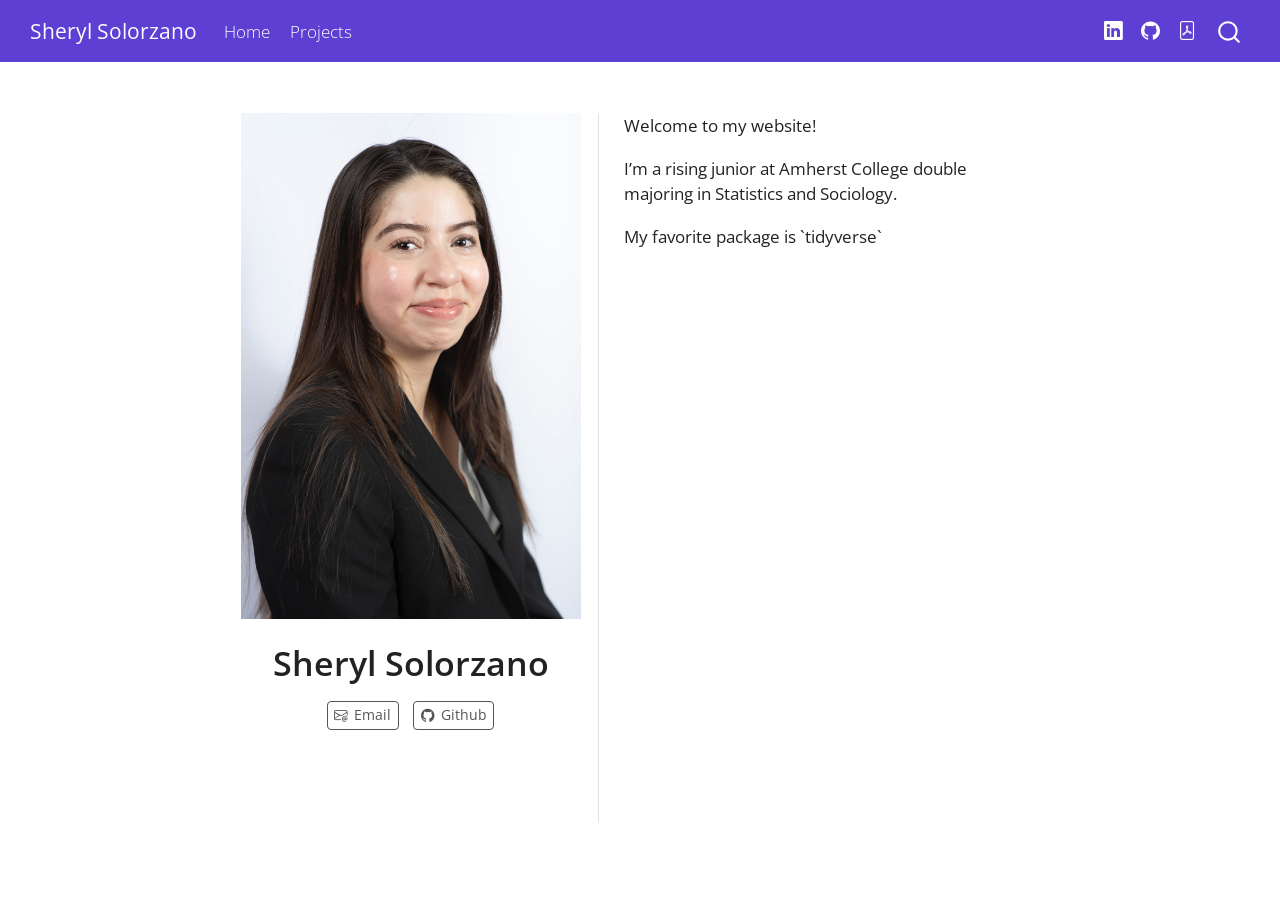
<file: index.html>
<!DOCTYPE html>
<html xmlns="http://www.w3.org/1999/xhtml" lang="en" xml:lang="en"><head>

<meta charset="utf-8">
<meta name="generator" content="quarto-1.7.32">

<meta name="viewport" content="width=device-width, initial-scale=1.0, user-scalable=yes">


<title>Sheryl Solorzano</title>
<style>
code{white-space: pre-wrap;}
span.smallcaps{font-variant: small-caps;}
div.columns{display: flex; gap: min(4vw, 1.5em);}
div.column{flex: auto; overflow-x: auto;}
div.hanging-indent{margin-left: 1.5em; text-indent: -1.5em;}
ul.task-list{list-style: none;}
ul.task-list li input[type="checkbox"] {
  width: 0.8em;
  margin: 0 0.8em 0.2em -1em; /* quarto-specific, see https://github.com/quarto-dev/quarto-cli/issues/4556 */ 
  vertical-align: middle;
}
</style>


<script src="site_libs/quarto-nav/quarto-nav.js"></script>
<script src="site_libs/quarto-nav/headroom.min.js"></script>
<script src="site_libs/clipboard/clipboard.min.js"></script>
<script src="site_libs/quarto-search/autocomplete.umd.js"></script>
<script src="site_libs/quarto-search/fuse.min.js"></script>
<script src="site_libs/quarto-search/quarto-search.js"></script>
<meta name="quarto:offset" content="./">
<script src="site_libs/quarto-html/quarto.js" type="module"></script>
<script src="site_libs/quarto-html/tabsets/tabsets.js" type="module"></script>
<script src="site_libs/quarto-html/popper.min.js"></script>
<script src="site_libs/quarto-html/tippy.umd.min.js"></script>
<link href="site_libs/quarto-html/tippy.css" rel="stylesheet">
<link href="site_libs/quarto-html/quarto-syntax-highlighting-37eea08aefeeee20ff55810ff984fec1.css" rel="stylesheet" id="quarto-text-highlighting-styles">
<script src="site_libs/bootstrap/bootstrap.min.js"></script>
<link href="site_libs/bootstrap/bootstrap-icons.css" rel="stylesheet">
<link href="site_libs/bootstrap/bootstrap-4552889f4caec427b7de78799c40d6fb.min.css" rel="stylesheet" append-hash="true" id="quarto-bootstrap" data-mode="light">
<script id="quarto-search-options" type="application/json">{
  "location": "navbar",
  "copy-button": false,
  "collapse-after": 3,
  "panel-placement": "end",
  "type": "overlay",
  "limit": 50,
  "keyboard-shortcut": [
    "f",
    "/",
    "s"
  ],
  "show-item-context": false,
  "language": {
    "search-no-results-text": "No results",
    "search-matching-documents-text": "matching documents",
    "search-copy-link-title": "Copy link to search",
    "search-hide-matches-text": "Hide additional matches",
    "search-more-match-text": "more match in this document",
    "search-more-matches-text": "more matches in this document",
    "search-clear-button-title": "Clear",
    "search-text-placeholder": "",
    "search-detached-cancel-button-title": "Cancel",
    "search-submit-button-title": "Submit",
    "search-label": "Search"
  }
}</script>


<link rel="stylesheet" href="styles.css">
</head>

<body class="nav-fixed fullcontent quarto-light">

<div id="quarto-search-results"></div>
  <header id="quarto-header" class="headroom fixed-top">
    <nav class="navbar navbar-expand-lg " data-bs-theme="dark">
      <div class="navbar-container container-fluid">
      <div class="navbar-brand-container mx-auto">
    <a class="navbar-brand" href="./index.html">
    <span class="navbar-title">Sheryl Solorzano</span>
    </a>
  </div>
            <div id="quarto-search" class="" title="Search"></div>
          <button class="navbar-toggler" type="button" data-bs-toggle="collapse" data-bs-target="#navbarCollapse" aria-controls="navbarCollapse" role="menu" aria-expanded="false" aria-label="Toggle navigation" onclick="if (window.quartoToggleHeadroom) { window.quartoToggleHeadroom(); }">
  <span class="navbar-toggler-icon"></span>
</button>
          <div class="collapse navbar-collapse" id="navbarCollapse">
            <ul class="navbar-nav navbar-nav-scroll me-auto">
  <li class="nav-item">
    <a class="nav-link active" href="./index.html" aria-current="page"> 
<span class="menu-text">Home</span></a>
  </li>  
  <li class="nav-item">
    <a class="nav-link" href="./projects.html"> 
<span class="menu-text">Projects</span></a>
  </li>  
</ul>
            <ul class="navbar-nav navbar-nav-scroll ms-auto">
  <li class="nav-item compact">
    <a class="nav-link" href="https://www.linkedin.com/in/sheryl-solorzano-sherylslz/" target="blank"> <i class="bi bi-linkedin" role="img">
</i> 
<span class="menu-text"></span></a>
  </li>  
  <li class="nav-item compact">
    <a class="nav-link" href="https://github.com/" target="blank"> <i class="bi bi-github" role="img">
</i> 
<span class="menu-text"></span></a>
  </li>  
  <li class="nav-item compact">
    <a class="nav-link" href="./assets/Sheryl_Solorzano’s_Resume.pdf"> <i class="bi bi-file-pdf" role="img">
</i> 
<span class="menu-text"></span></a>
  </li>  
</ul>
          </div> <!-- /navcollapse -->
            <div class="quarto-navbar-tools">
</div>
      </div> <!-- /container-fluid -->
    </nav>
</header>
<!-- content -->
<div id="quarto-content" class="quarto-container page-columns page-rows-contents page-layout-article page-navbar">
<!-- sidebar -->
<!-- margin-sidebar -->
    
<!-- main -->
<div class="quarto-about-trestles">
  <div class="about-entity">
    <img src="assets/Professional_Headshot.jpg" class="about-image
  rectangle " style="width: 20em;">
<header id="title-block-header" class="quarto-title-block default">
<div class="quarto-title">
<h1 class="title">Sheryl Solorzano</h1>
</div>
<div class="quarto-title-meta">
  </div>
</header>
    <div class="about-links">
  <a href="mailto:sherylslz46@gmail.com" class="about-link" rel="" target="">
    <i class="bi bi-envelope-at"></i>
     <span class="about-link-text">Email</span>
  </a>
  <a href="https://github.com" class="about-link" rel="" target="">
    <i class="bi bi-github"></i>
     <span class="about-link-text">Github</span>
  </a>
</div>
  </div>
  <div class="about-contents"><main class="content" id="quarto-document-content">
<p>Welcome to my website!</p>
<p>I’m a rising junior at Amherst College double majoring in Statistics and Sociology.</p>
<p>My favorite package is `tidyverse`</p>


</main></div>
</div>
 <!-- /main -->
<script id="quarto-html-after-body" type="application/javascript">
  window.document.addEventListener("DOMContentLoaded", function (event) {
    const isCodeAnnotation = (el) => {
      for (const clz of el.classList) {
        if (clz.startsWith('code-annotation-')) {                     
          return true;
        }
      }
      return false;
    }
    const onCopySuccess = function(e) {
      // button target
      const button = e.trigger;
      // don't keep focus
      button.blur();
      // flash "checked"
      button.classList.add('code-copy-button-checked');
      var currentTitle = button.getAttribute("title");
      button.setAttribute("title", "Copied!");
      let tooltip;
      if (window.bootstrap) {
        button.setAttribute("data-bs-toggle", "tooltip");
        button.setAttribute("data-bs-placement", "left");
        button.setAttribute("data-bs-title", "Copied!");
        tooltip = new bootstrap.Tooltip(button, 
          { trigger: "manual", 
            customClass: "code-copy-button-tooltip",
            offset: [0, -8]});
        tooltip.show();    
      }
      setTimeout(function() {
        if (tooltip) {
          tooltip.hide();
          button.removeAttribute("data-bs-title");
          button.removeAttribute("data-bs-toggle");
          button.removeAttribute("data-bs-placement");
        }
        button.setAttribute("title", currentTitle);
        button.classList.remove('code-copy-button-checked');
      }, 1000);
      // clear code selection
      e.clearSelection();
    }
    const getTextToCopy = function(trigger) {
        const codeEl = trigger.previousElementSibling.cloneNode(true);
        for (const childEl of codeEl.children) {
          if (isCodeAnnotation(childEl)) {
            childEl.remove();
          }
        }
        return codeEl.innerText;
    }
    const clipboard = new window.ClipboardJS('.code-copy-button:not([data-in-quarto-modal])', {
      text: getTextToCopy
    });
    clipboard.on('success', onCopySuccess);
    if (window.document.getElementById('quarto-embedded-source-code-modal')) {
      const clipboardModal = new window.ClipboardJS('.code-copy-button[data-in-quarto-modal]', {
        text: getTextToCopy,
        container: window.document.getElementById('quarto-embedded-source-code-modal')
      });
      clipboardModal.on('success', onCopySuccess);
    }
      var localhostRegex = new RegExp(/^(?:http|https):\/\/localhost\:?[0-9]*\//);
      var mailtoRegex = new RegExp(/^mailto:/);
        var filterRegex = new RegExp("https:\/\/sherylslz\.github\.io\/");
      var isInternal = (href) => {
          return filterRegex.test(href) || localhostRegex.test(href) || mailtoRegex.test(href);
      }
      // Inspect non-navigation links and adorn them if external
     var links = window.document.querySelectorAll('a[href]:not(.nav-link):not(.navbar-brand):not(.toc-action):not(.sidebar-link):not(.sidebar-item-toggle):not(.pagination-link):not(.no-external):not([aria-hidden]):not(.dropdown-item):not(.quarto-navigation-tool):not(.about-link)');
      for (var i=0; i<links.length; i++) {
        const link = links[i];
        if (!isInternal(link.href)) {
          // undo the damage that might have been done by quarto-nav.js in the case of
          // links that we want to consider external
          if (link.dataset.originalHref !== undefined) {
            link.href = link.dataset.originalHref;
          }
        }
      }
    function tippyHover(el, contentFn, onTriggerFn, onUntriggerFn) {
      const config = {
        allowHTML: true,
        maxWidth: 500,
        delay: 100,
        arrow: false,
        appendTo: function(el) {
            return el.parentElement;
        },
        interactive: true,
        interactiveBorder: 10,
        theme: 'quarto',
        placement: 'bottom-start',
      };
      if (contentFn) {
        config.content = contentFn;
      }
      if (onTriggerFn) {
        config.onTrigger = onTriggerFn;
      }
      if (onUntriggerFn) {
        config.onUntrigger = onUntriggerFn;
      }
      window.tippy(el, config); 
    }
    const noterefs = window.document.querySelectorAll('a[role="doc-noteref"]');
    for (var i=0; i<noterefs.length; i++) {
      const ref = noterefs[i];
      tippyHover(ref, function() {
        // use id or data attribute instead here
        let href = ref.getAttribute('data-footnote-href') || ref.getAttribute('href');
        try { href = new URL(href).hash; } catch {}
        const id = href.replace(/^#\/?/, "");
        const note = window.document.getElementById(id);
        if (note) {
          return note.innerHTML;
        } else {
          return "";
        }
      });
    }
    const xrefs = window.document.querySelectorAll('a.quarto-xref');
    const processXRef = (id, note) => {
      // Strip column container classes
      const stripColumnClz = (el) => {
        el.classList.remove("page-full", "page-columns");
        if (el.children) {
          for (const child of el.children) {
            stripColumnClz(child);
          }
        }
      }
      stripColumnClz(note)
      if (id === null || id.startsWith('sec-')) {
        // Special case sections, only their first couple elements
        const container = document.createElement("div");
        if (note.children && note.children.length > 2) {
          container.appendChild(note.children[0].cloneNode(true));
          for (let i = 1; i < note.children.length; i++) {
            const child = note.children[i];
            if (child.tagName === "P" && child.innerText === "") {
              continue;
            } else {
              container.appendChild(child.cloneNode(true));
              break;
            }
          }
          if (window.Quarto?.typesetMath) {
            window.Quarto.typesetMath(container);
          }
          return container.innerHTML
        } else {
          if (window.Quarto?.typesetMath) {
            window.Quarto.typesetMath(note);
          }
          return note.innerHTML;
        }
      } else {
        // Remove any anchor links if they are present
        const anchorLink = note.querySelector('a.anchorjs-link');
        if (anchorLink) {
          anchorLink.remove();
        }
        if (window.Quarto?.typesetMath) {
          window.Quarto.typesetMath(note);
        }
        if (note.classList.contains("callout")) {
          return note.outerHTML;
        } else {
          return note.innerHTML;
        }
      }
    }
    for (var i=0; i<xrefs.length; i++) {
      const xref = xrefs[i];
      tippyHover(xref, undefined, function(instance) {
        instance.disable();
        let url = xref.getAttribute('href');
        let hash = undefined; 
        if (url.startsWith('#')) {
          hash = url;
        } else {
          try { hash = new URL(url).hash; } catch {}
        }
        if (hash) {
          const id = hash.replace(/^#\/?/, "");
          const note = window.document.getElementById(id);
          if (note !== null) {
            try {
              const html = processXRef(id, note.cloneNode(true));
              instance.setContent(html);
            } finally {
              instance.enable();
              instance.show();
            }
          } else {
            // See if we can fetch this
            fetch(url.split('#')[0])
            .then(res => res.text())
            .then(html => {
              const parser = new DOMParser();
              const htmlDoc = parser.parseFromString(html, "text/html");
              const note = htmlDoc.getElementById(id);
              if (note !== null) {
                const html = processXRef(id, note);
                instance.setContent(html);
              } 
            }).finally(() => {
              instance.enable();
              instance.show();
            });
          }
        } else {
          // See if we can fetch a full url (with no hash to target)
          // This is a special case and we should probably do some content thinning / targeting
          fetch(url)
          .then(res => res.text())
          .then(html => {
            const parser = new DOMParser();
            const htmlDoc = parser.parseFromString(html, "text/html");
            const note = htmlDoc.querySelector('main.content');
            if (note !== null) {
              // This should only happen for chapter cross references
              // (since there is no id in the URL)
              // remove the first header
              if (note.children.length > 0 && note.children[0].tagName === "HEADER") {
                note.children[0].remove();
              }
              const html = processXRef(null, note);
              instance.setContent(html);
            } 
          }).finally(() => {
            instance.enable();
            instance.show();
          });
        }
      }, function(instance) {
      });
    }
        let selectedAnnoteEl;
        const selectorForAnnotation = ( cell, annotation) => {
          let cellAttr = 'data-code-cell="' + cell + '"';
          let lineAttr = 'data-code-annotation="' +  annotation + '"';
          const selector = 'span[' + cellAttr + '][' + lineAttr + ']';
          return selector;
        }
        const selectCodeLines = (annoteEl) => {
          const doc = window.document;
          const targetCell = annoteEl.getAttribute("data-target-cell");
          const targetAnnotation = annoteEl.getAttribute("data-target-annotation");
          const annoteSpan = window.document.querySelector(selectorForAnnotation(targetCell, targetAnnotation));
          const lines = annoteSpan.getAttribute("data-code-lines").split(",");
          const lineIds = lines.map((line) => {
            return targetCell + "-" + line;
          })
          let top = null;
          let height = null;
          let parent = null;
          if (lineIds.length > 0) {
              //compute the position of the single el (top and bottom and make a div)
              const el = window.document.getElementById(lineIds[0]);
              top = el.offsetTop;
              height = el.offsetHeight;
              parent = el.parentElement.parentElement;
            if (lineIds.length > 1) {
              const lastEl = window.document.getElementById(lineIds[lineIds.length - 1]);
              const bottom = lastEl.offsetTop + lastEl.offsetHeight;
              height = bottom - top;
            }
            if (top !== null && height !== null && parent !== null) {
              // cook up a div (if necessary) and position it 
              let div = window.document.getElementById("code-annotation-line-highlight");
              if (div === null) {
                div = window.document.createElement("div");
                div.setAttribute("id", "code-annotation-line-highlight");
                div.style.position = 'absolute';
                parent.appendChild(div);
              }
              div.style.top = top - 2 + "px";
              div.style.height = height + 4 + "px";
              div.style.left = 0;
              let gutterDiv = window.document.getElementById("code-annotation-line-highlight-gutter");
              if (gutterDiv === null) {
                gutterDiv = window.document.createElement("div");
                gutterDiv.setAttribute("id", "code-annotation-line-highlight-gutter");
                gutterDiv.style.position = 'absolute';
                const codeCell = window.document.getElementById(targetCell);
                const gutter = codeCell.querySelector('.code-annotation-gutter');
                gutter.appendChild(gutterDiv);
              }
              gutterDiv.style.top = top - 2 + "px";
              gutterDiv.style.height = height + 4 + "px";
            }
            selectedAnnoteEl = annoteEl;
          }
        };
        const unselectCodeLines = () => {
          const elementsIds = ["code-annotation-line-highlight", "code-annotation-line-highlight-gutter"];
          elementsIds.forEach((elId) => {
            const div = window.document.getElementById(elId);
            if (div) {
              div.remove();
            }
          });
          selectedAnnoteEl = undefined;
        };
          // Handle positioning of the toggle
      window.addEventListener(
        "resize",
        throttle(() => {
          elRect = undefined;
          if (selectedAnnoteEl) {
            selectCodeLines(selectedAnnoteEl);
          }
        }, 10)
      );
      function throttle(fn, ms) {
      let throttle = false;
      let timer;
        return (...args) => {
          if(!throttle) { // first call gets through
              fn.apply(this, args);
              throttle = true;
          } else { // all the others get throttled
              if(timer) clearTimeout(timer); // cancel #2
              timer = setTimeout(() => {
                fn.apply(this, args);
                timer = throttle = false;
              }, ms);
          }
        };
      }
        // Attach click handler to the DT
        const annoteDls = window.document.querySelectorAll('dt[data-target-cell]');
        for (const annoteDlNode of annoteDls) {
          annoteDlNode.addEventListener('click', (event) => {
            const clickedEl = event.target;
            if (clickedEl !== selectedAnnoteEl) {
              unselectCodeLines();
              const activeEl = window.document.querySelector('dt[data-target-cell].code-annotation-active');
              if (activeEl) {
                activeEl.classList.remove('code-annotation-active');
              }
              selectCodeLines(clickedEl);
              clickedEl.classList.add('code-annotation-active');
            } else {
              // Unselect the line
              unselectCodeLines();
              clickedEl.classList.remove('code-annotation-active');
            }
          });
        }
    const findCites = (el) => {
      const parentEl = el.parentElement;
      if (parentEl) {
        const cites = parentEl.dataset.cites;
        if (cites) {
          return {
            el,
            cites: cites.split(' ')
          };
        } else {
          return findCites(el.parentElement)
        }
      } else {
        return undefined;
      }
    };
    var bibliorefs = window.document.querySelectorAll('a[role="doc-biblioref"]');
    for (var i=0; i<bibliorefs.length; i++) {
      const ref = bibliorefs[i];
      const citeInfo = findCites(ref);
      if (citeInfo) {
        tippyHover(citeInfo.el, function() {
          var popup = window.document.createElement('div');
          citeInfo.cites.forEach(function(cite) {
            var citeDiv = window.document.createElement('div');
            citeDiv.classList.add('hanging-indent');
            citeDiv.classList.add('csl-entry');
            var biblioDiv = window.document.getElementById('ref-' + cite);
            if (biblioDiv) {
              citeDiv.innerHTML = biblioDiv.innerHTML;
            }
            popup.appendChild(citeDiv);
          });
          return popup.innerHTML;
        });
      }
    }
  });
  </script>
</div> <!-- /content -->




</body></html>
</file>
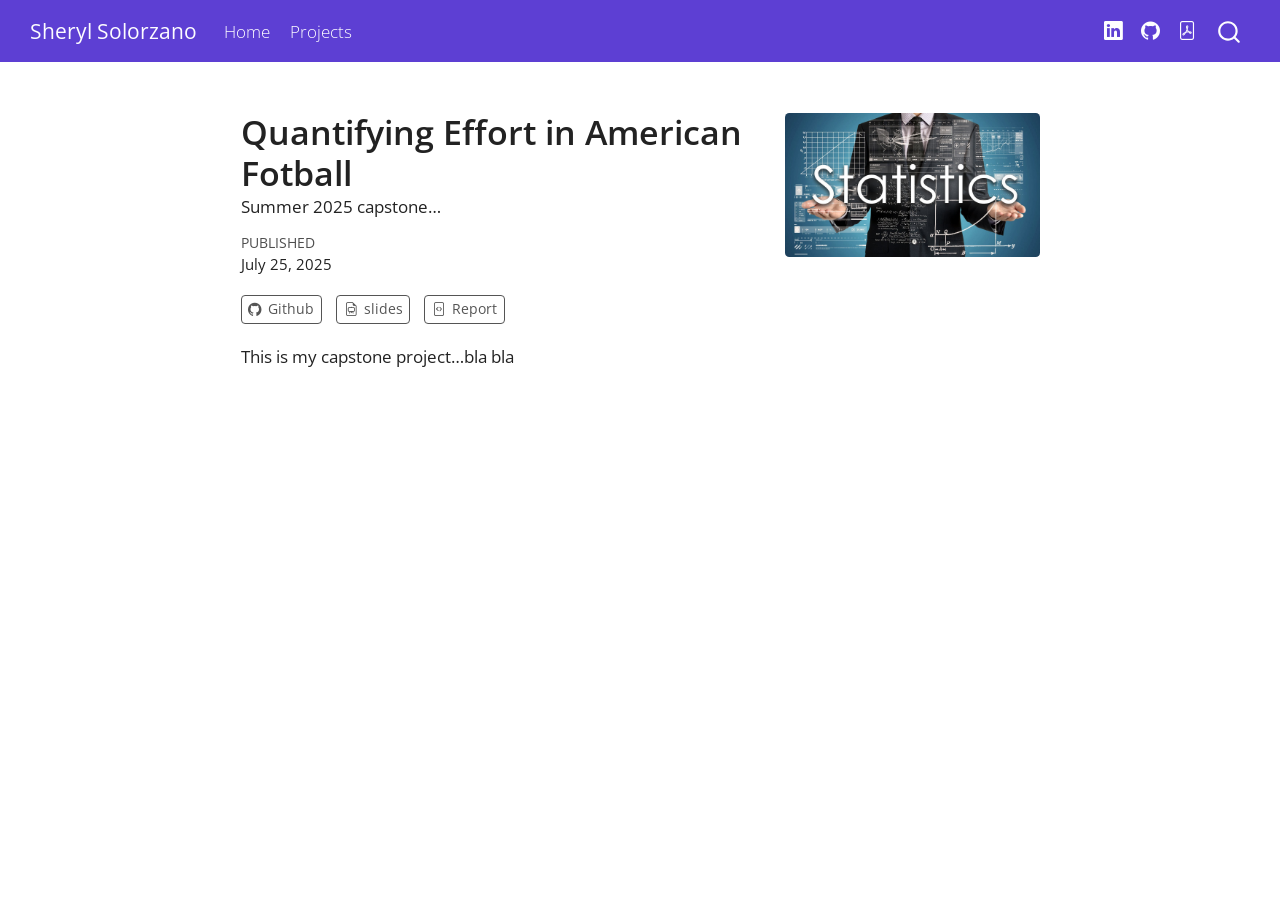
<file: projects/capstone/capstone.html>
<!DOCTYPE html>
<html xmlns="http://www.w3.org/1999/xhtml" lang="en" xml:lang="en"><head>

<meta charset="utf-8">
<meta name="generator" content="quarto-1.7.32">

<meta name="viewport" content="width=device-width, initial-scale=1.0, user-scalable=yes">

<meta name="dcterms.date" content="2025-07-25">
<meta name="description" content="Summer 2025 capstone…">

<title>Quantifying Effort in American Fotball – Sheryl Solorzano</title>
<style>
code{white-space: pre-wrap;}
span.smallcaps{font-variant: small-caps;}
div.columns{display: flex; gap: min(4vw, 1.5em);}
div.column{flex: auto; overflow-x: auto;}
div.hanging-indent{margin-left: 1.5em; text-indent: -1.5em;}
ul.task-list{list-style: none;}
ul.task-list li input[type="checkbox"] {
  width: 0.8em;
  margin: 0 0.8em 0.2em -1em; /* quarto-specific, see https://github.com/quarto-dev/quarto-cli/issues/4556 */ 
  vertical-align: middle;
}
</style>


<script src="../../site_libs/quarto-nav/quarto-nav.js"></script>
<script src="../../site_libs/quarto-nav/headroom.min.js"></script>
<script src="../../site_libs/clipboard/clipboard.min.js"></script>
<script src="../../site_libs/quarto-search/autocomplete.umd.js"></script>
<script src="../../site_libs/quarto-search/fuse.min.js"></script>
<script src="../../site_libs/quarto-search/quarto-search.js"></script>
<meta name="quarto:offset" content="../../">
<script src="../../site_libs/quarto-html/quarto.js" type="module"></script>
<script src="../../site_libs/quarto-html/tabsets/tabsets.js" type="module"></script>
<script src="../../site_libs/quarto-html/popper.min.js"></script>
<script src="../../site_libs/quarto-html/tippy.umd.min.js"></script>
<link href="../../site_libs/quarto-html/tippy.css" rel="stylesheet">
<link href="../../site_libs/quarto-html/quarto-syntax-highlighting-37eea08aefeeee20ff55810ff984fec1.css" rel="stylesheet" id="quarto-text-highlighting-styles">
<script src="../../site_libs/bootstrap/bootstrap.min.js"></script>
<link href="../../site_libs/bootstrap/bootstrap-icons.css" rel="stylesheet">
<link href="../../site_libs/bootstrap/bootstrap-4552889f4caec427b7de78799c40d6fb.min.css" rel="stylesheet" append-hash="true" id="quarto-bootstrap" data-mode="light">
<script id="quarto-search-options" type="application/json">{
  "location": "navbar",
  "copy-button": false,
  "collapse-after": 3,
  "panel-placement": "end",
  "type": "overlay",
  "limit": 50,
  "keyboard-shortcut": [
    "f",
    "/",
    "s"
  ],
  "show-item-context": false,
  "language": {
    "search-no-results-text": "No results",
    "search-matching-documents-text": "matching documents",
    "search-copy-link-title": "Copy link to search",
    "search-hide-matches-text": "Hide additional matches",
    "search-more-match-text": "more match in this document",
    "search-more-matches-text": "more matches in this document",
    "search-clear-button-title": "Clear",
    "search-text-placeholder": "",
    "search-detached-cancel-button-title": "Cancel",
    "search-submit-button-title": "Submit",
    "search-label": "Search"
  }
}</script>


<link rel="stylesheet" href="../../styles.css">
</head>

<body class="nav-fixed fullcontent quarto-light">

<div id="quarto-search-results"></div>
  <header id="quarto-header" class="headroom fixed-top">
    <nav class="navbar navbar-expand-lg " data-bs-theme="dark">
      <div class="navbar-container container-fluid">
      <div class="navbar-brand-container mx-auto">
    <a class="navbar-brand" href="../../index.html">
    <span class="navbar-title">Sheryl Solorzano</span>
    </a>
  </div>
            <div id="quarto-search" class="" title="Search"></div>
          <button class="navbar-toggler" type="button" data-bs-toggle="collapse" data-bs-target="#navbarCollapse" aria-controls="navbarCollapse" role="menu" aria-expanded="false" aria-label="Toggle navigation" onclick="if (window.quartoToggleHeadroom) { window.quartoToggleHeadroom(); }">
  <span class="navbar-toggler-icon"></span>
</button>
          <div class="collapse navbar-collapse" id="navbarCollapse">
            <ul class="navbar-nav navbar-nav-scroll me-auto">
  <li class="nav-item">
    <a class="nav-link" href="../../index.html"> 
<span class="menu-text">Home</span></a>
  </li>  
  <li class="nav-item">
    <a class="nav-link" href="../../projects.html"> 
<span class="menu-text">Projects</span></a>
  </li>  
</ul>
            <ul class="navbar-nav navbar-nav-scroll ms-auto">
  <li class="nav-item compact">
    <a class="nav-link" href="https://www.linkedin.com/in/sheryl-solorzano-sherylslz/" target="blank"> <i class="bi bi-linkedin" role="img">
</i> 
<span class="menu-text"></span></a>
  </li>  
  <li class="nav-item compact">
    <a class="nav-link" href="https://github.com/" target="blank"> <i class="bi bi-github" role="img">
</i> 
<span class="menu-text"></span></a>
  </li>  
  <li class="nav-item compact">
    <a class="nav-link" href="../../assets/Sheryl_Solorzano’s_Resume.pdf"> <i class="bi bi-file-pdf" role="img">
</i> 
<span class="menu-text"></span></a>
  </li>  
</ul>
          </div> <!-- /navcollapse -->
            <div class="quarto-navbar-tools">
</div>
      </div> <!-- /container-fluid -->
    </nav>
</header>
<!-- content -->
<div id="quarto-content" class="quarto-container page-columns page-rows-contents page-layout-article page-navbar">
<!-- sidebar -->
<!-- margin-sidebar -->
    
<!-- main -->
<div class="quarto-about-solana column-body">
  <div class="about-entity">
    <div class="entity-contents">
      <header id="title-block-header" class="quarto-title-block default">
<div class="quarto-title">
<h1 class="title">Quantifying Effort in American Fotball</h1>
</div>
<div>
  <div class="description">
    Summer 2025 capstone…
  </div>
</div>
<div class="quarto-title-meta">
    <div>
    <div class="quarto-title-meta-heading">Published</div>
    <div class="quarto-title-meta-contents">
      <p class="date">July 25, 2025</p>
    </div>
  </div>
  </div>
</header> <div class="about-links">
  <a href="https://github.com/eshteynberg/Football-Effort" class="about-link" rel="" target="">
    <i class="bi bi-github"></i>
     <span class="about-link-text">Github</span>
  </a>
  <a href="https://www.canva.com/design/DAGpmCmxp5Q/I4h9doy6ZPlZR2KplZU4Fg/edit" class="about-link" rel="" target="">
    <i class="bi bi-file-earmark-easel"></i>
     <span class="about-link-text">slides</span>
  </a>
  <a href="https://www.stat.cmu.edu/cmsac/sure/2024/showcase/" class="about-link" rel="" target="">
    <i class="bi bi-file-code"></i>
     <span class="about-link-text">Report</span>
  </a>
</div>
      <div class="about-contents"><main class="content" id="quarto-document-content">
<p>This is my capstone project…bla bla</p>


</main></div>
    </div>
    <img src="capstone.jpg" class="about-image
  rounded " style="width: 15em;">
  </div>
</div>
 <!-- /main -->
<script id="quarto-html-after-body" type="application/javascript">
  window.document.addEventListener("DOMContentLoaded", function (event) {
    const isCodeAnnotation = (el) => {
      for (const clz of el.classList) {
        if (clz.startsWith('code-annotation-')) {                     
          return true;
        }
      }
      return false;
    }
    const onCopySuccess = function(e) {
      // button target
      const button = e.trigger;
      // don't keep focus
      button.blur();
      // flash "checked"
      button.classList.add('code-copy-button-checked');
      var currentTitle = button.getAttribute("title");
      button.setAttribute("title", "Copied!");
      let tooltip;
      if (window.bootstrap) {
        button.setAttribute("data-bs-toggle", "tooltip");
        button.setAttribute("data-bs-placement", "left");
        button.setAttribute("data-bs-title", "Copied!");
        tooltip = new bootstrap.Tooltip(button, 
          { trigger: "manual", 
            customClass: "code-copy-button-tooltip",
            offset: [0, -8]});
        tooltip.show();    
      }
      setTimeout(function() {
        if (tooltip) {
          tooltip.hide();
          button.removeAttribute("data-bs-title");
          button.removeAttribute("data-bs-toggle");
          button.removeAttribute("data-bs-placement");
        }
        button.setAttribute("title", currentTitle);
        button.classList.remove('code-copy-button-checked');
      }, 1000);
      // clear code selection
      e.clearSelection();
    }
    const getTextToCopy = function(trigger) {
        const codeEl = trigger.previousElementSibling.cloneNode(true);
        for (const childEl of codeEl.children) {
          if (isCodeAnnotation(childEl)) {
            childEl.remove();
          }
        }
        return codeEl.innerText;
    }
    const clipboard = new window.ClipboardJS('.code-copy-button:not([data-in-quarto-modal])', {
      text: getTextToCopy
    });
    clipboard.on('success', onCopySuccess);
    if (window.document.getElementById('quarto-embedded-source-code-modal')) {
      const clipboardModal = new window.ClipboardJS('.code-copy-button[data-in-quarto-modal]', {
        text: getTextToCopy,
        container: window.document.getElementById('quarto-embedded-source-code-modal')
      });
      clipboardModal.on('success', onCopySuccess);
    }
      var localhostRegex = new RegExp(/^(?:http|https):\/\/localhost\:?[0-9]*\//);
      var mailtoRegex = new RegExp(/^mailto:/);
        var filterRegex = new RegExp("https:\/\/sherylslz\.github\.io\/");
      var isInternal = (href) => {
          return filterRegex.test(href) || localhostRegex.test(href) || mailtoRegex.test(href);
      }
      // Inspect non-navigation links and adorn them if external
     var links = window.document.querySelectorAll('a[href]:not(.nav-link):not(.navbar-brand):not(.toc-action):not(.sidebar-link):not(.sidebar-item-toggle):not(.pagination-link):not(.no-external):not([aria-hidden]):not(.dropdown-item):not(.quarto-navigation-tool):not(.about-link)');
      for (var i=0; i<links.length; i++) {
        const link = links[i];
        if (!isInternal(link.href)) {
          // undo the damage that might have been done by quarto-nav.js in the case of
          // links that we want to consider external
          if (link.dataset.originalHref !== undefined) {
            link.href = link.dataset.originalHref;
          }
        }
      }
    function tippyHover(el, contentFn, onTriggerFn, onUntriggerFn) {
      const config = {
        allowHTML: true,
        maxWidth: 500,
        delay: 100,
        arrow: false,
        appendTo: function(el) {
            return el.parentElement;
        },
        interactive: true,
        interactiveBorder: 10,
        theme: 'quarto',
        placement: 'bottom-start',
      };
      if (contentFn) {
        config.content = contentFn;
      }
      if (onTriggerFn) {
        config.onTrigger = onTriggerFn;
      }
      if (onUntriggerFn) {
        config.onUntrigger = onUntriggerFn;
      }
      window.tippy(el, config); 
    }
    const noterefs = window.document.querySelectorAll('a[role="doc-noteref"]');
    for (var i=0; i<noterefs.length; i++) {
      const ref = noterefs[i];
      tippyHover(ref, function() {
        // use id or data attribute instead here
        let href = ref.getAttribute('data-footnote-href') || ref.getAttribute('href');
        try { href = new URL(href).hash; } catch {}
        const id = href.replace(/^#\/?/, "");
        const note = window.document.getElementById(id);
        if (note) {
          return note.innerHTML;
        } else {
          return "";
        }
      });
    }
    const xrefs = window.document.querySelectorAll('a.quarto-xref');
    const processXRef = (id, note) => {
      // Strip column container classes
      const stripColumnClz = (el) => {
        el.classList.remove("page-full", "page-columns");
        if (el.children) {
          for (const child of el.children) {
            stripColumnClz(child);
          }
        }
      }
      stripColumnClz(note)
      if (id === null || id.startsWith('sec-')) {
        // Special case sections, only their first couple elements
        const container = document.createElement("div");
        if (note.children && note.children.length > 2) {
          container.appendChild(note.children[0].cloneNode(true));
          for (let i = 1; i < note.children.length; i++) {
            const child = note.children[i];
            if (child.tagName === "P" && child.innerText === "") {
              continue;
            } else {
              container.appendChild(child.cloneNode(true));
              break;
            }
          }
          if (window.Quarto?.typesetMath) {
            window.Quarto.typesetMath(container);
          }
          return container.innerHTML
        } else {
          if (window.Quarto?.typesetMath) {
            window.Quarto.typesetMath(note);
          }
          return note.innerHTML;
        }
      } else {
        // Remove any anchor links if they are present
        const anchorLink = note.querySelector('a.anchorjs-link');
        if (anchorLink) {
          anchorLink.remove();
        }
        if (window.Quarto?.typesetMath) {
          window.Quarto.typesetMath(note);
        }
        if (note.classList.contains("callout")) {
          return note.outerHTML;
        } else {
          return note.innerHTML;
        }
      }
    }
    for (var i=0; i<xrefs.length; i++) {
      const xref = xrefs[i];
      tippyHover(xref, undefined, function(instance) {
        instance.disable();
        let url = xref.getAttribute('href');
        let hash = undefined; 
        if (url.startsWith('#')) {
          hash = url;
        } else {
          try { hash = new URL(url).hash; } catch {}
        }
        if (hash) {
          const id = hash.replace(/^#\/?/, "");
          const note = window.document.getElementById(id);
          if (note !== null) {
            try {
              const html = processXRef(id, note.cloneNode(true));
              instance.setContent(html);
            } finally {
              instance.enable();
              instance.show();
            }
          } else {
            // See if we can fetch this
            fetch(url.split('#')[0])
            .then(res => res.text())
            .then(html => {
              const parser = new DOMParser();
              const htmlDoc = parser.parseFromString(html, "text/html");
              const note = htmlDoc.getElementById(id);
              if (note !== null) {
                const html = processXRef(id, note);
                instance.setContent(html);
              } 
            }).finally(() => {
              instance.enable();
              instance.show();
            });
          }
        } else {
          // See if we can fetch a full url (with no hash to target)
          // This is a special case and we should probably do some content thinning / targeting
          fetch(url)
          .then(res => res.text())
          .then(html => {
            const parser = new DOMParser();
            const htmlDoc = parser.parseFromString(html, "text/html");
            const note = htmlDoc.querySelector('main.content');
            if (note !== null) {
              // This should only happen for chapter cross references
              // (since there is no id in the URL)
              // remove the first header
              if (note.children.length > 0 && note.children[0].tagName === "HEADER") {
                note.children[0].remove();
              }
              const html = processXRef(null, note);
              instance.setContent(html);
            } 
          }).finally(() => {
            instance.enable();
            instance.show();
          });
        }
      }, function(instance) {
      });
    }
        let selectedAnnoteEl;
        const selectorForAnnotation = ( cell, annotation) => {
          let cellAttr = 'data-code-cell="' + cell + '"';
          let lineAttr = 'data-code-annotation="' +  annotation + '"';
          const selector = 'span[' + cellAttr + '][' + lineAttr + ']';
          return selector;
        }
        const selectCodeLines = (annoteEl) => {
          const doc = window.document;
          const targetCell = annoteEl.getAttribute("data-target-cell");
          const targetAnnotation = annoteEl.getAttribute("data-target-annotation");
          const annoteSpan = window.document.querySelector(selectorForAnnotation(targetCell, targetAnnotation));
          const lines = annoteSpan.getAttribute("data-code-lines").split(",");
          const lineIds = lines.map((line) => {
            return targetCell + "-" + line;
          })
          let top = null;
          let height = null;
          let parent = null;
          if (lineIds.length > 0) {
              //compute the position of the single el (top and bottom and make a div)
              const el = window.document.getElementById(lineIds[0]);
              top = el.offsetTop;
              height = el.offsetHeight;
              parent = el.parentElement.parentElement;
            if (lineIds.length > 1) {
              const lastEl = window.document.getElementById(lineIds[lineIds.length - 1]);
              const bottom = lastEl.offsetTop + lastEl.offsetHeight;
              height = bottom - top;
            }
            if (top !== null && height !== null && parent !== null) {
              // cook up a div (if necessary) and position it 
              let div = window.document.getElementById("code-annotation-line-highlight");
              if (div === null) {
                div = window.document.createElement("div");
                div.setAttribute("id", "code-annotation-line-highlight");
                div.style.position = 'absolute';
                parent.appendChild(div);
              }
              div.style.top = top - 2 + "px";
              div.style.height = height + 4 + "px";
              div.style.left = 0;
              let gutterDiv = window.document.getElementById("code-annotation-line-highlight-gutter");
              if (gutterDiv === null) {
                gutterDiv = window.document.createElement("div");
                gutterDiv.setAttribute("id", "code-annotation-line-highlight-gutter");
                gutterDiv.style.position = 'absolute';
                const codeCell = window.document.getElementById(targetCell);
                const gutter = codeCell.querySelector('.code-annotation-gutter');
                gutter.appendChild(gutterDiv);
              }
              gutterDiv.style.top = top - 2 + "px";
              gutterDiv.style.height = height + 4 + "px";
            }
            selectedAnnoteEl = annoteEl;
          }
        };
        const unselectCodeLines = () => {
          const elementsIds = ["code-annotation-line-highlight", "code-annotation-line-highlight-gutter"];
          elementsIds.forEach((elId) => {
            const div = window.document.getElementById(elId);
            if (div) {
              div.remove();
            }
          });
          selectedAnnoteEl = undefined;
        };
          // Handle positioning of the toggle
      window.addEventListener(
        "resize",
        throttle(() => {
          elRect = undefined;
          if (selectedAnnoteEl) {
            selectCodeLines(selectedAnnoteEl);
          }
        }, 10)
      );
      function throttle(fn, ms) {
      let throttle = false;
      let timer;
        return (...args) => {
          if(!throttle) { // first call gets through
              fn.apply(this, args);
              throttle = true;
          } else { // all the others get throttled
              if(timer) clearTimeout(timer); // cancel #2
              timer = setTimeout(() => {
                fn.apply(this, args);
                timer = throttle = false;
              }, ms);
          }
        };
      }
        // Attach click handler to the DT
        const annoteDls = window.document.querySelectorAll('dt[data-target-cell]');
        for (const annoteDlNode of annoteDls) {
          annoteDlNode.addEventListener('click', (event) => {
            const clickedEl = event.target;
            if (clickedEl !== selectedAnnoteEl) {
              unselectCodeLines();
              const activeEl = window.document.querySelector('dt[data-target-cell].code-annotation-active');
              if (activeEl) {
                activeEl.classList.remove('code-annotation-active');
              }
              selectCodeLines(clickedEl);
              clickedEl.classList.add('code-annotation-active');
            } else {
              // Unselect the line
              unselectCodeLines();
              clickedEl.classList.remove('code-annotation-active');
            }
          });
        }
    const findCites = (el) => {
      const parentEl = el.parentElement;
      if (parentEl) {
        const cites = parentEl.dataset.cites;
        if (cites) {
          return {
            el,
            cites: cites.split(' ')
          };
        } else {
          return findCites(el.parentElement)
        }
      } else {
        return undefined;
      }
    };
    var bibliorefs = window.document.querySelectorAll('a[role="doc-biblioref"]');
    for (var i=0; i<bibliorefs.length; i++) {
      const ref = bibliorefs[i];
      const citeInfo = findCites(ref);
      if (citeInfo) {
        tippyHover(citeInfo.el, function() {
          var popup = window.document.createElement('div');
          citeInfo.cites.forEach(function(cite) {
            var citeDiv = window.document.createElement('div');
            citeDiv.classList.add('hanging-indent');
            citeDiv.classList.add('csl-entry');
            var biblioDiv = window.document.getElementById('ref-' + cite);
            if (biblioDiv) {
              citeDiv.innerHTML = biblioDiv.innerHTML;
            }
            popup.appendChild(citeDiv);
          });
          return popup.innerHTML;
        });
      }
    }
  });
  </script>
</div> <!-- /content -->




</body></html>
</file>
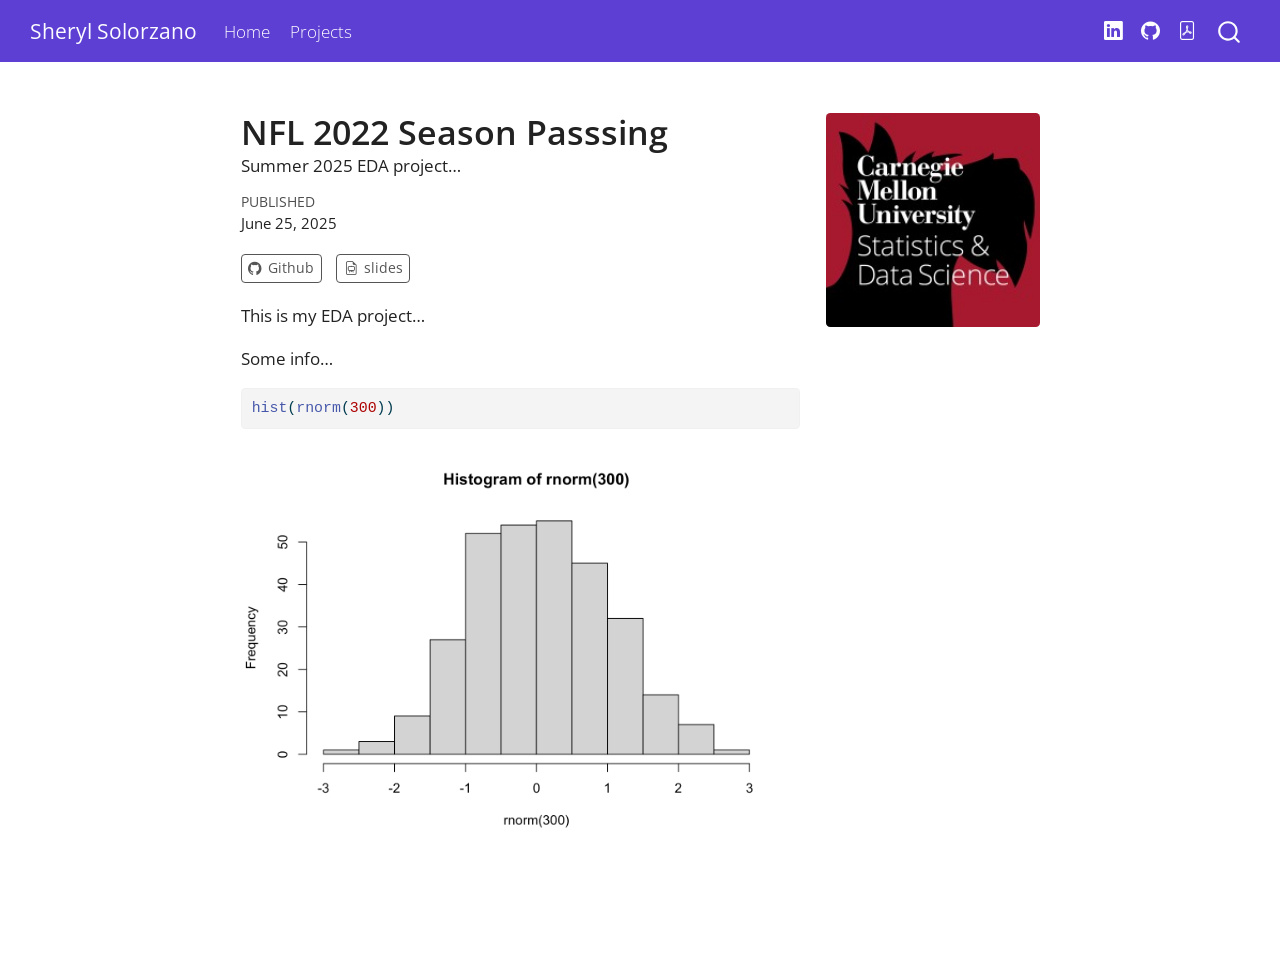
<file: projects/EDA/eda.html>
<!DOCTYPE html>
<html xmlns="http://www.w3.org/1999/xhtml" lang="en" xml:lang="en"><head>

<meta charset="utf-8">
<meta name="generator" content="quarto-1.7.32">

<meta name="viewport" content="width=device-width, initial-scale=1.0, user-scalable=yes">

<meta name="dcterms.date" content="2025-06-25">
<meta name="description" content="Summer 2025 EDA project…">

<title>NFL 2022 Season Passsing – Sheryl Solorzano</title>
<style>
code{white-space: pre-wrap;}
span.smallcaps{font-variant: small-caps;}
div.columns{display: flex; gap: min(4vw, 1.5em);}
div.column{flex: auto; overflow-x: auto;}
div.hanging-indent{margin-left: 1.5em; text-indent: -1.5em;}
ul.task-list{list-style: none;}
ul.task-list li input[type="checkbox"] {
  width: 0.8em;
  margin: 0 0.8em 0.2em -1em; /* quarto-specific, see https://github.com/quarto-dev/quarto-cli/issues/4556 */ 
  vertical-align: middle;
}
/* CSS for syntax highlighting */
html { -webkit-text-size-adjust: 100%; }
pre > code.sourceCode { white-space: pre; position: relative; }
pre > code.sourceCode > span { display: inline-block; line-height: 1.25; }
pre > code.sourceCode > span:empty { height: 1.2em; }
.sourceCode { overflow: visible; }
code.sourceCode > span { color: inherit; text-decoration: inherit; }
div.sourceCode { margin: 1em 0; }
pre.sourceCode { margin: 0; }
@media screen {
div.sourceCode { overflow: auto; }
}
@media print {
pre > code.sourceCode { white-space: pre-wrap; }
pre > code.sourceCode > span { text-indent: -5em; padding-left: 5em; }
}
pre.numberSource code
  { counter-reset: source-line 0; }
pre.numberSource code > span
  { position: relative; left: -4em; counter-increment: source-line; }
pre.numberSource code > span > a:first-child::before
  { content: counter(source-line);
    position: relative; left: -1em; text-align: right; vertical-align: baseline;
    border: none; display: inline-block;
    -webkit-touch-callout: none; -webkit-user-select: none;
    -khtml-user-select: none; -moz-user-select: none;
    -ms-user-select: none; user-select: none;
    padding: 0 4px; width: 4em;
  }
pre.numberSource { margin-left: 3em;  padding-left: 4px; }
div.sourceCode
  {   }
@media screen {
pre > code.sourceCode > span > a:first-child::before { text-decoration: underline; }
}
</style>


<script src="../../site_libs/quarto-nav/quarto-nav.js"></script>
<script src="../../site_libs/quarto-nav/headroom.min.js"></script>
<script src="../../site_libs/clipboard/clipboard.min.js"></script>
<script src="../../site_libs/quarto-search/autocomplete.umd.js"></script>
<script src="../../site_libs/quarto-search/fuse.min.js"></script>
<script src="../../site_libs/quarto-search/quarto-search.js"></script>
<meta name="quarto:offset" content="../../">
<script src="../../site_libs/quarto-html/quarto.js" type="module"></script>
<script src="../../site_libs/quarto-html/tabsets/tabsets.js" type="module"></script>
<script src="../../site_libs/quarto-html/popper.min.js"></script>
<script src="../../site_libs/quarto-html/tippy.umd.min.js"></script>
<link href="../../site_libs/quarto-html/tippy.css" rel="stylesheet">
<link href="../../site_libs/quarto-html/quarto-syntax-highlighting-37eea08aefeeee20ff55810ff984fec1.css" rel="stylesheet" id="quarto-text-highlighting-styles">
<script src="../../site_libs/bootstrap/bootstrap.min.js"></script>
<link href="../../site_libs/bootstrap/bootstrap-icons.css" rel="stylesheet">
<link href="../../site_libs/bootstrap/bootstrap-4552889f4caec427b7de78799c40d6fb.min.css" rel="stylesheet" append-hash="true" id="quarto-bootstrap" data-mode="light">
<script id="quarto-search-options" type="application/json">{
  "location": "navbar",
  "copy-button": false,
  "collapse-after": 3,
  "panel-placement": "end",
  "type": "overlay",
  "limit": 50,
  "keyboard-shortcut": [
    "f",
    "/",
    "s"
  ],
  "show-item-context": false,
  "language": {
    "search-no-results-text": "No results",
    "search-matching-documents-text": "matching documents",
    "search-copy-link-title": "Copy link to search",
    "search-hide-matches-text": "Hide additional matches",
    "search-more-match-text": "more match in this document",
    "search-more-matches-text": "more matches in this document",
    "search-clear-button-title": "Clear",
    "search-text-placeholder": "",
    "search-detached-cancel-button-title": "Cancel",
    "search-submit-button-title": "Submit",
    "search-label": "Search"
  }
}</script>


<link rel="stylesheet" href="../../styles.css">
</head>

<body class="nav-fixed fullcontent quarto-light">

<div id="quarto-search-results"></div>
  <header id="quarto-header" class="headroom fixed-top">
    <nav class="navbar navbar-expand-lg " data-bs-theme="dark">
      <div class="navbar-container container-fluid">
      <div class="navbar-brand-container mx-auto">
    <a class="navbar-brand" href="../../index.html">
    <span class="navbar-title">Sheryl Solorzano</span>
    </a>
  </div>
            <div id="quarto-search" class="" title="Search"></div>
          <button class="navbar-toggler" type="button" data-bs-toggle="collapse" data-bs-target="#navbarCollapse" aria-controls="navbarCollapse" role="menu" aria-expanded="false" aria-label="Toggle navigation" onclick="if (window.quartoToggleHeadroom) { window.quartoToggleHeadroom(); }">
  <span class="navbar-toggler-icon"></span>
</button>
          <div class="collapse navbar-collapse" id="navbarCollapse">
            <ul class="navbar-nav navbar-nav-scroll me-auto">
  <li class="nav-item">
    <a class="nav-link" href="../../index.html"> 
<span class="menu-text">Home</span></a>
  </li>  
  <li class="nav-item">
    <a class="nav-link" href="../../projects.html"> 
<span class="menu-text">Projects</span></a>
  </li>  
</ul>
            <ul class="navbar-nav navbar-nav-scroll ms-auto">
  <li class="nav-item compact">
    <a class="nav-link" href="https://www.linkedin.com/in/sheryl-solorzano-sherylslz/" target="blank"> <i class="bi bi-linkedin" role="img">
</i> 
<span class="menu-text"></span></a>
  </li>  
  <li class="nav-item compact">
    <a class="nav-link" href="https://github.com/" target="blank"> <i class="bi bi-github" role="img">
</i> 
<span class="menu-text"></span></a>
  </li>  
  <li class="nav-item compact">
    <a class="nav-link" href="../../assets/Sheryl_Solorzano’s_Resume.pdf"> <i class="bi bi-file-pdf" role="img">
</i> 
<span class="menu-text"></span></a>
  </li>  
</ul>
          </div> <!-- /navcollapse -->
            <div class="quarto-navbar-tools">
</div>
      </div> <!-- /container-fluid -->
    </nav>
</header>
<!-- content -->
<div id="quarto-content" class="quarto-container page-columns page-rows-contents page-layout-article page-navbar">
<!-- sidebar -->
<!-- margin-sidebar -->
    
<!-- main -->
<div class="quarto-about-solana column-body">
  <div class="about-entity">
    <div class="entity-contents">
      <header id="title-block-header" class="quarto-title-block default">
<div class="quarto-title">
<h1 class="title">NFL 2022 Season Passsing</h1>
</div>
<div>
  <div class="description">
    Summer 2025 EDA project…
  </div>
</div>
<div class="quarto-title-meta">
    <div>
    <div class="quarto-title-meta-heading">Published</div>
    <div class="quarto-title-meta-contents">
      <p class="date">June 25, 2025</p>
    </div>
  </div>
  </div>
</header> <div class="about-links">
  <a href="https://github.com/sherylslz/NFL-passing" class="about-link" rel="" target="">
    <i class="bi bi-github"></i>
     <span class="about-link-text">Github</span>
  </a>
  <a href="https://www.canva.com/design/DAGpmCmxp5Q/I4h9doy6ZPlZR2KplZU4Fg/edit" class="about-link" rel="" target="">
    <i class="bi bi-file-earmark-easel"></i>
     <span class="about-link-text">slides</span>
  </a>
</div>
      <div class="about-contents"><main class="content" id="quarto-document-content">
<p>This is my EDA project…</p>
<p>Some info…</p>
<div class="cell">
<div class="sourceCode cell-code" id="cb1"><pre class="sourceCode r code-with-copy"><code class="sourceCode r"><span id="cb1-1"><a href="#cb1-1" aria-hidden="true" tabindex="-1"></a><span class="fu">hist</span>(<span class="fu">rnorm</span>(<span class="dv">300</span>))</span></code><button title="Copy to Clipboard" class="code-copy-button"><i class="bi"></i></button></pre></div>
<div class="cell-output-display">
<div>
<figure class="figure">
<p><img src="eda_files/figure-html/unnamed-chunk-1-1.png" class="img-fluid figure-img" width="672"></p>
</figure>
</div>
</div>
</div>


</main></div>
    </div>
    <img src="cover.jpg" class="about-image
  rounded " style="width: 15em;">
  </div>
</div>
 <!-- /main -->
<script id="quarto-html-after-body" type="application/javascript">
  window.document.addEventListener("DOMContentLoaded", function (event) {
    const isCodeAnnotation = (el) => {
      for (const clz of el.classList) {
        if (clz.startsWith('code-annotation-')) {                     
          return true;
        }
      }
      return false;
    }
    const onCopySuccess = function(e) {
      // button target
      const button = e.trigger;
      // don't keep focus
      button.blur();
      // flash "checked"
      button.classList.add('code-copy-button-checked');
      var currentTitle = button.getAttribute("title");
      button.setAttribute("title", "Copied!");
      let tooltip;
      if (window.bootstrap) {
        button.setAttribute("data-bs-toggle", "tooltip");
        button.setAttribute("data-bs-placement", "left");
        button.setAttribute("data-bs-title", "Copied!");
        tooltip = new bootstrap.Tooltip(button, 
          { trigger: "manual", 
            customClass: "code-copy-button-tooltip",
            offset: [0, -8]});
        tooltip.show();    
      }
      setTimeout(function() {
        if (tooltip) {
          tooltip.hide();
          button.removeAttribute("data-bs-title");
          button.removeAttribute("data-bs-toggle");
          button.removeAttribute("data-bs-placement");
        }
        button.setAttribute("title", currentTitle);
        button.classList.remove('code-copy-button-checked');
      }, 1000);
      // clear code selection
      e.clearSelection();
    }
    const getTextToCopy = function(trigger) {
        const codeEl = trigger.previousElementSibling.cloneNode(true);
        for (const childEl of codeEl.children) {
          if (isCodeAnnotation(childEl)) {
            childEl.remove();
          }
        }
        return codeEl.innerText;
    }
    const clipboard = new window.ClipboardJS('.code-copy-button:not([data-in-quarto-modal])', {
      text: getTextToCopy
    });
    clipboard.on('success', onCopySuccess);
    if (window.document.getElementById('quarto-embedded-source-code-modal')) {
      const clipboardModal = new window.ClipboardJS('.code-copy-button[data-in-quarto-modal]', {
        text: getTextToCopy,
        container: window.document.getElementById('quarto-embedded-source-code-modal')
      });
      clipboardModal.on('success', onCopySuccess);
    }
      var localhostRegex = new RegExp(/^(?:http|https):\/\/localhost\:?[0-9]*\//);
      var mailtoRegex = new RegExp(/^mailto:/);
        var filterRegex = new RegExp("https:\/\/sherylslz\.github\.io\/");
      var isInternal = (href) => {
          return filterRegex.test(href) || localhostRegex.test(href) || mailtoRegex.test(href);
      }
      // Inspect non-navigation links and adorn them if external
     var links = window.document.querySelectorAll('a[href]:not(.nav-link):not(.navbar-brand):not(.toc-action):not(.sidebar-link):not(.sidebar-item-toggle):not(.pagination-link):not(.no-external):not([aria-hidden]):not(.dropdown-item):not(.quarto-navigation-tool):not(.about-link)');
      for (var i=0; i<links.length; i++) {
        const link = links[i];
        if (!isInternal(link.href)) {
          // undo the damage that might have been done by quarto-nav.js in the case of
          // links that we want to consider external
          if (link.dataset.originalHref !== undefined) {
            link.href = link.dataset.originalHref;
          }
        }
      }
    function tippyHover(el, contentFn, onTriggerFn, onUntriggerFn) {
      const config = {
        allowHTML: true,
        maxWidth: 500,
        delay: 100,
        arrow: false,
        appendTo: function(el) {
            return el.parentElement;
        },
        interactive: true,
        interactiveBorder: 10,
        theme: 'quarto',
        placement: 'bottom-start',
      };
      if (contentFn) {
        config.content = contentFn;
      }
      if (onTriggerFn) {
        config.onTrigger = onTriggerFn;
      }
      if (onUntriggerFn) {
        config.onUntrigger = onUntriggerFn;
      }
      window.tippy(el, config); 
    }
    const noterefs = window.document.querySelectorAll('a[role="doc-noteref"]');
    for (var i=0; i<noterefs.length; i++) {
      const ref = noterefs[i];
      tippyHover(ref, function() {
        // use id or data attribute instead here
        let href = ref.getAttribute('data-footnote-href') || ref.getAttribute('href');
        try { href = new URL(href).hash; } catch {}
        const id = href.replace(/^#\/?/, "");
        const note = window.document.getElementById(id);
        if (note) {
          return note.innerHTML;
        } else {
          return "";
        }
      });
    }
    const xrefs = window.document.querySelectorAll('a.quarto-xref');
    const processXRef = (id, note) => {
      // Strip column container classes
      const stripColumnClz = (el) => {
        el.classList.remove("page-full", "page-columns");
        if (el.children) {
          for (const child of el.children) {
            stripColumnClz(child);
          }
        }
      }
      stripColumnClz(note)
      if (id === null || id.startsWith('sec-')) {
        // Special case sections, only their first couple elements
        const container = document.createElement("div");
        if (note.children && note.children.length > 2) {
          container.appendChild(note.children[0].cloneNode(true));
          for (let i = 1; i < note.children.length; i++) {
            const child = note.children[i];
            if (child.tagName === "P" && child.innerText === "") {
              continue;
            } else {
              container.appendChild(child.cloneNode(true));
              break;
            }
          }
          if (window.Quarto?.typesetMath) {
            window.Quarto.typesetMath(container);
          }
          return container.innerHTML
        } else {
          if (window.Quarto?.typesetMath) {
            window.Quarto.typesetMath(note);
          }
          return note.innerHTML;
        }
      } else {
        // Remove any anchor links if they are present
        const anchorLink = note.querySelector('a.anchorjs-link');
        if (anchorLink) {
          anchorLink.remove();
        }
        if (window.Quarto?.typesetMath) {
          window.Quarto.typesetMath(note);
        }
        if (note.classList.contains("callout")) {
          return note.outerHTML;
        } else {
          return note.innerHTML;
        }
      }
    }
    for (var i=0; i<xrefs.length; i++) {
      const xref = xrefs[i];
      tippyHover(xref, undefined, function(instance) {
        instance.disable();
        let url = xref.getAttribute('href');
        let hash = undefined; 
        if (url.startsWith('#')) {
          hash = url;
        } else {
          try { hash = new URL(url).hash; } catch {}
        }
        if (hash) {
          const id = hash.replace(/^#\/?/, "");
          const note = window.document.getElementById(id);
          if (note !== null) {
            try {
              const html = processXRef(id, note.cloneNode(true));
              instance.setContent(html);
            } finally {
              instance.enable();
              instance.show();
            }
          } else {
            // See if we can fetch this
            fetch(url.split('#')[0])
            .then(res => res.text())
            .then(html => {
              const parser = new DOMParser();
              const htmlDoc = parser.parseFromString(html, "text/html");
              const note = htmlDoc.getElementById(id);
              if (note !== null) {
                const html = processXRef(id, note);
                instance.setContent(html);
              } 
            }).finally(() => {
              instance.enable();
              instance.show();
            });
          }
        } else {
          // See if we can fetch a full url (with no hash to target)
          // This is a special case and we should probably do some content thinning / targeting
          fetch(url)
          .then(res => res.text())
          .then(html => {
            const parser = new DOMParser();
            const htmlDoc = parser.parseFromString(html, "text/html");
            const note = htmlDoc.querySelector('main.content');
            if (note !== null) {
              // This should only happen for chapter cross references
              // (since there is no id in the URL)
              // remove the first header
              if (note.children.length > 0 && note.children[0].tagName === "HEADER") {
                note.children[0].remove();
              }
              const html = processXRef(null, note);
              instance.setContent(html);
            } 
          }).finally(() => {
            instance.enable();
            instance.show();
          });
        }
      }, function(instance) {
      });
    }
        let selectedAnnoteEl;
        const selectorForAnnotation = ( cell, annotation) => {
          let cellAttr = 'data-code-cell="' + cell + '"';
          let lineAttr = 'data-code-annotation="' +  annotation + '"';
          const selector = 'span[' + cellAttr + '][' + lineAttr + ']';
          return selector;
        }
        const selectCodeLines = (annoteEl) => {
          const doc = window.document;
          const targetCell = annoteEl.getAttribute("data-target-cell");
          const targetAnnotation = annoteEl.getAttribute("data-target-annotation");
          const annoteSpan = window.document.querySelector(selectorForAnnotation(targetCell, targetAnnotation));
          const lines = annoteSpan.getAttribute("data-code-lines").split(",");
          const lineIds = lines.map((line) => {
            return targetCell + "-" + line;
          })
          let top = null;
          let height = null;
          let parent = null;
          if (lineIds.length > 0) {
              //compute the position of the single el (top and bottom and make a div)
              const el = window.document.getElementById(lineIds[0]);
              top = el.offsetTop;
              height = el.offsetHeight;
              parent = el.parentElement.parentElement;
            if (lineIds.length > 1) {
              const lastEl = window.document.getElementById(lineIds[lineIds.length - 1]);
              const bottom = lastEl.offsetTop + lastEl.offsetHeight;
              height = bottom - top;
            }
            if (top !== null && height !== null && parent !== null) {
              // cook up a div (if necessary) and position it 
              let div = window.document.getElementById("code-annotation-line-highlight");
              if (div === null) {
                div = window.document.createElement("div");
                div.setAttribute("id", "code-annotation-line-highlight");
                div.style.position = 'absolute';
                parent.appendChild(div);
              }
              div.style.top = top - 2 + "px";
              div.style.height = height + 4 + "px";
              div.style.left = 0;
              let gutterDiv = window.document.getElementById("code-annotation-line-highlight-gutter");
              if (gutterDiv === null) {
                gutterDiv = window.document.createElement("div");
                gutterDiv.setAttribute("id", "code-annotation-line-highlight-gutter");
                gutterDiv.style.position = 'absolute';
                const codeCell = window.document.getElementById(targetCell);
                const gutter = codeCell.querySelector('.code-annotation-gutter');
                gutter.appendChild(gutterDiv);
              }
              gutterDiv.style.top = top - 2 + "px";
              gutterDiv.style.height = height + 4 + "px";
            }
            selectedAnnoteEl = annoteEl;
          }
        };
        const unselectCodeLines = () => {
          const elementsIds = ["code-annotation-line-highlight", "code-annotation-line-highlight-gutter"];
          elementsIds.forEach((elId) => {
            const div = window.document.getElementById(elId);
            if (div) {
              div.remove();
            }
          });
          selectedAnnoteEl = undefined;
        };
          // Handle positioning of the toggle
      window.addEventListener(
        "resize",
        throttle(() => {
          elRect = undefined;
          if (selectedAnnoteEl) {
            selectCodeLines(selectedAnnoteEl);
          }
        }, 10)
      );
      function throttle(fn, ms) {
      let throttle = false;
      let timer;
        return (...args) => {
          if(!throttle) { // first call gets through
              fn.apply(this, args);
              throttle = true;
          } else { // all the others get throttled
              if(timer) clearTimeout(timer); // cancel #2
              timer = setTimeout(() => {
                fn.apply(this, args);
                timer = throttle = false;
              }, ms);
          }
        };
      }
        // Attach click handler to the DT
        const annoteDls = window.document.querySelectorAll('dt[data-target-cell]');
        for (const annoteDlNode of annoteDls) {
          annoteDlNode.addEventListener('click', (event) => {
            const clickedEl = event.target;
            if (clickedEl !== selectedAnnoteEl) {
              unselectCodeLines();
              const activeEl = window.document.querySelector('dt[data-target-cell].code-annotation-active');
              if (activeEl) {
                activeEl.classList.remove('code-annotation-active');
              }
              selectCodeLines(clickedEl);
              clickedEl.classList.add('code-annotation-active');
            } else {
              // Unselect the line
              unselectCodeLines();
              clickedEl.classList.remove('code-annotation-active');
            }
          });
        }
    const findCites = (el) => {
      const parentEl = el.parentElement;
      if (parentEl) {
        const cites = parentEl.dataset.cites;
        if (cites) {
          return {
            el,
            cites: cites.split(' ')
          };
        } else {
          return findCites(el.parentElement)
        }
      } else {
        return undefined;
      }
    };
    var bibliorefs = window.document.querySelectorAll('a[role="doc-biblioref"]');
    for (var i=0; i<bibliorefs.length; i++) {
      const ref = bibliorefs[i];
      const citeInfo = findCites(ref);
      if (citeInfo) {
        tippyHover(citeInfo.el, function() {
          var popup = window.document.createElement('div');
          citeInfo.cites.forEach(function(cite) {
            var citeDiv = window.document.createElement('div');
            citeDiv.classList.add('hanging-indent');
            citeDiv.classList.add('csl-entry');
            var biblioDiv = window.document.getElementById('ref-' + cite);
            if (biblioDiv) {
              citeDiv.innerHTML = biblioDiv.innerHTML;
            }
            popup.appendChild(citeDiv);
          });
          return popup.innerHTML;
        });
      }
    }
  });
  </script>
</div> <!-- /content -->




</body></html>
</file>
<file: site_libs/quarto-html/tippy.css>
.tippy-box[data-animation=fade][data-state=hidden]{opacity:0}[data-tippy-root]{max-width:calc(100vw - 10px)}.tippy-box{position:relative;background-color:#333;color:#fff;border-radius:4px;font-size:14px;line-height:1.4;white-space:normal;outline:0;transition-property:transform,visibility,opacity}.tippy-box[data-placement^=top]>.tippy-arrow{bottom:0}.tippy-box[data-placement^=top]>.tippy-arrow:before{bottom:-7px;left:0;border-width:8px 8px 0;border-top-color:initial;transform-origin:center top}.tippy-box[data-placement^=bottom]>.tippy-arrow{top:0}.tippy-box[data-placement^=bottom]>.tippy-arrow:before{top:-7px;left:0;border-width:0 8px 8px;border-bottom-color:initial;transform-origin:center bottom}.tippy-box[data-placement^=left]>.tippy-arrow{right:0}.tippy-box[data-placement^=left]>.tippy-arrow:before{border-width:8px 0 8px 8px;border-left-color:initial;right:-7px;transform-origin:center left}.tippy-box[data-placement^=right]>.tippy-arrow{left:0}.tippy-box[data-placement^=right]>.tippy-arrow:before{left:-7px;border-width:8px 8px 8px 0;border-right-color:initial;transform-origin:center right}.tippy-box[data-inertia][data-state=visible]{transition-timing-function:cubic-bezier(.54,1.5,.38,1.11)}.tippy-arrow{width:16px;height:16px;color:#333}.tippy-arrow:before{content:"";position:absolute;border-color:transparent;border-style:solid}.tippy-content{position:relative;padding:5px 9px;z-index:1}
</file>
<file: site_libs/quarto-html/quarto-syntax-highlighting-37eea08aefeeee20ff55810ff984fec1.css>
/* quarto syntax highlight colors */
:root {
  --quarto-hl-ot-color: #003B4F;
  --quarto-hl-at-color: #657422;
  --quarto-hl-ss-color: #20794D;
  --quarto-hl-an-color: #5E5E5E;
  --quarto-hl-fu-color: #4758AB;
  --quarto-hl-st-color: #20794D;
  --quarto-hl-cf-color: #003B4F;
  --quarto-hl-op-color: #5E5E5E;
  --quarto-hl-er-color: #AD0000;
  --quarto-hl-bn-color: #AD0000;
  --quarto-hl-al-color: #AD0000;
  --quarto-hl-va-color: #111111;
  --quarto-hl-bu-color: inherit;
  --quarto-hl-ex-color: inherit;
  --quarto-hl-pp-color: #AD0000;
  --quarto-hl-in-color: #5E5E5E;
  --quarto-hl-vs-color: #20794D;
  --quarto-hl-wa-color: #5E5E5E;
  --quarto-hl-do-color: #5E5E5E;
  --quarto-hl-im-color: #00769E;
  --quarto-hl-ch-color: #20794D;
  --quarto-hl-dt-color: #AD0000;
  --quarto-hl-fl-color: #AD0000;
  --quarto-hl-co-color: #5E5E5E;
  --quarto-hl-cv-color: #5E5E5E;
  --quarto-hl-cn-color: #8f5902;
  --quarto-hl-sc-color: #5E5E5E;
  --quarto-hl-dv-color: #AD0000;
  --quarto-hl-kw-color: #003B4F;
}

/* other quarto variables */
:root {
  --quarto-font-monospace: SFMono-Regular, Menlo, Monaco, Consolas, "Liberation Mono", "Courier New", monospace;
}

/* syntax highlight based on Pandoc's rules */
pre > code.sourceCode > span {
  color: #003B4F;
}

code.sourceCode > span {
  color: #003B4F;
}

div.sourceCode,
div.sourceCode pre.sourceCode {
  color: #003B4F;
}

/* Normal */
code span {
  color: #003B4F;
}

/* Alert */
code span.al {
  color: #AD0000;
  font-style: inherit;
}

/* Annotation */
code span.an {
  color: #5E5E5E;
  font-style: inherit;
}

/* Attribute */
code span.at {
  color: #657422;
  font-style: inherit;
}

/* BaseN */
code span.bn {
  color: #AD0000;
  font-style: inherit;
}

/* BuiltIn */
code span.bu {
  font-style: inherit;
}

/* ControlFlow */
code span.cf {
  color: #003B4F;
  font-weight: bold;
  font-style: inherit;
}

/* Char */
code span.ch {
  color: #20794D;
  font-style: inherit;
}

/* Constant */
code span.cn {
  color: #8f5902;
  font-style: inherit;
}

/* Comment */
code span.co {
  color: #5E5E5E;
  font-style: inherit;
}

/* CommentVar */
code span.cv {
  color: #5E5E5E;
  font-style: italic;
}

/* Documentation */
code span.do {
  color: #5E5E5E;
  font-style: italic;
}

/* DataType */
code span.dt {
  color: #AD0000;
  font-style: inherit;
}

/* DecVal */
code span.dv {
  color: #AD0000;
  font-style: inherit;
}

/* Error */
code span.er {
  color: #AD0000;
  font-style: inherit;
}

/* Extension */
code span.ex {
  font-style: inherit;
}

/* Float */
code span.fl {
  color: #AD0000;
  font-style: inherit;
}

/* Function */
code span.fu {
  color: #4758AB;
  font-style: inherit;
}

/* Import */
code span.im {
  color: #00769E;
  font-style: inherit;
}

/* Information */
code span.in {
  color: #5E5E5E;
  font-style: inherit;
}

/* Keyword */
code span.kw {
  color: #003B4F;
  font-weight: bold;
  font-style: inherit;
}

/* Operator */
code span.op {
  color: #5E5E5E;
  font-style: inherit;
}

/* Other */
code span.ot {
  color: #003B4F;
  font-style: inherit;
}

/* Preprocessor */
code span.pp {
  color: #AD0000;
  font-style: inherit;
}

/* SpecialChar */
code span.sc {
  color: #5E5E5E;
  font-style: inherit;
}

/* SpecialString */
code span.ss {
  color: #20794D;
  font-style: inherit;
}

/* String */
code span.st {
  color: #20794D;
  font-style: inherit;
}

/* Variable */
code span.va {
  color: #111111;
  font-style: inherit;
}

/* VerbatimString */
code span.vs {
  color: #20794D;
  font-style: inherit;
}

/* Warning */
code span.wa {
  color: #5E5E5E;
  font-style: italic;
}

.prevent-inlining {
  content: "</";
}

/*# sourceMappingURL=27d3d809615f7771493d095567f04340.css.map */
</file>
<file: styles.css>
/* css styles */
</file>
